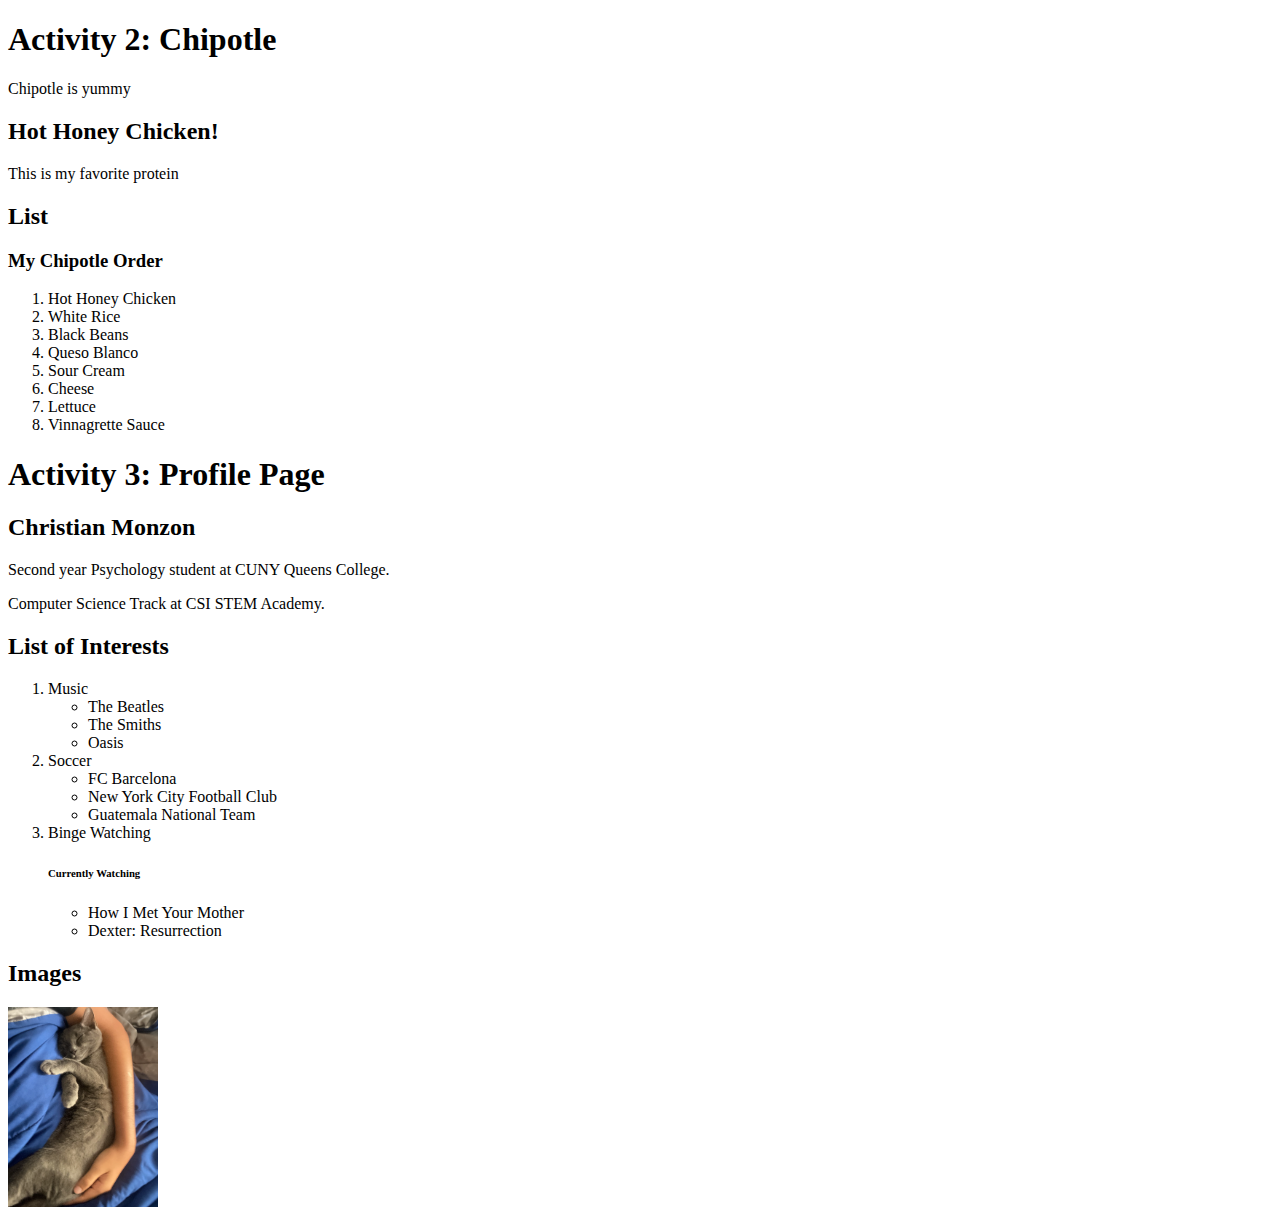
<file: Week-2/Session-1/Activities/index.html>
<!DOCTYPE html>
<html lang="en">
<head>
    <meta charset="UTF-8">
    <meta name="viewport" content="width=device-width, initial-scale=1.0">
    <title>Activity 2 & 3 </title>
</head>
<body>

    <h1>Activity 2: Chipotle </h1>
    <!-- This is the main subject of my website-->
    <p> Chipotle is yummy </p>
    <!-- This is a description of the main subject of my website-->
    <h2> Hot Honey Chicken!</h2>
    <p> This is my favorite protein </p>

  <h2>List</h2>
  <h3>My Chipotle Order</h3>
  <ol>
    <li>Hot Honey Chicken</li>
    <li>White Rice</li>
    <li>Black Beans</li>
    <li>Queso Blanco</li>
    <li>Sour Cream</li>
    <li>Cheese</li> 
    <li>Lettuce</li>
    <li>Vinnagrette Sauce</li>
   </ol>

<h1> Activity 3: Profile Page </h1>
    <h2> Christian Monzon </h2>
    <p> Second year Psychology student at CUNY Queens College. </p>
    <p> Computer Science Track at CSI STEM Academy. </p>
    <h2>List of Interests</h2>
    <ol>
        <li>Music</li>
        <ul>
            <li>The Beatles</li>
            <li>The Smiths</li>
            <li>Oasis</li>
        </ul>
        <li>Soccer</li>
        <ul>
            <li>FC Barcelona</li>
            <li>New York City Football Club</li>
            <li>Guatemala National Team</li>
        </ul>
        <li>Binge Watching</li>
        <h6>Currently Watching</h6>
        <ul>
            <li>How I Met Your Mother</li>
            <li>Dexter: Resurrection</li>
        </ul>
    </ol>

<h2>Images</h2>
<img src="miki.png" alt="Miki: my cat" width="150" height="200">

</body>
</html>
</file>
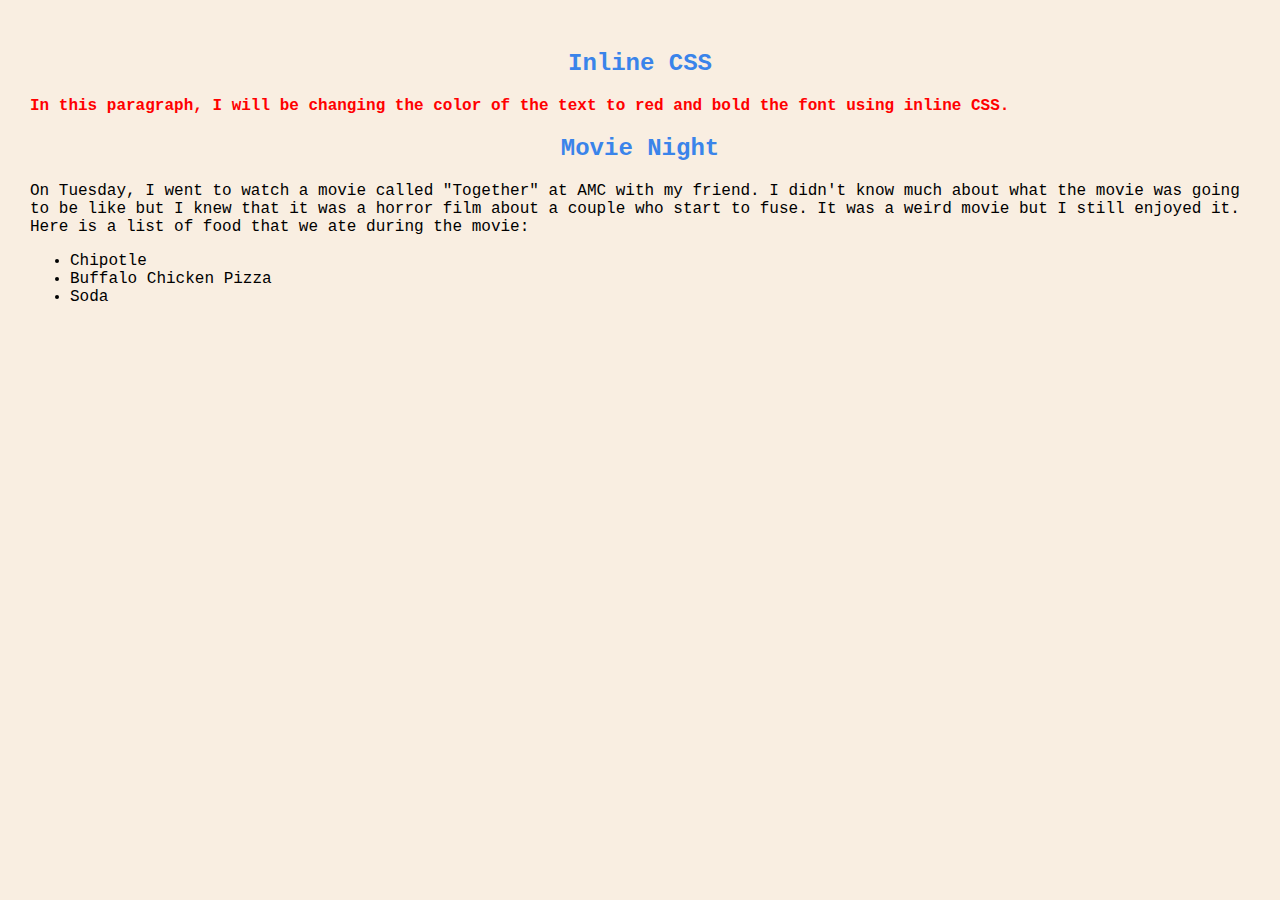
<file: Week-2/Session-1/Activities/css-methods.html>
<!DOCTYPE html>
<html lang="en">
<head>
    <meta charset="UTF-8">
    <meta name="viewport" content="width=device-width, initial-scale=1.0">
    <link rel="stylesheet" href="style.css">
    <title>Session 2 Activity 1</title>
</head>

<style>
    h2 {
        color: rgb(58, 132, 234);
        text-align: center;
    }
</style>

<body>

<h2>Inline CSS</h2>
<p style="color:red"><strong>In this paragraph, I will be changing the color of the text to red and bold the font using inline CSS.</strong></p>

<h2> Movie Night </h2>
<p> On Tuesday, I went to watch a movie called "Together" at AMC with my friend. I didn't know much about
     what the movie was going to be like but I knew that it was a horror film about a couple who start to 
     fuse. It was a weird movie but I still enjoyed it. Here is a list of food that we ate during the movie:</p>
     <ul>
        <li>Chipotle</li>
        <li>Buffalo Chicken Pizza</li>
        <li>Soda</li>
     </ul>
<h2> </h2>
</body>
</html>
</file>
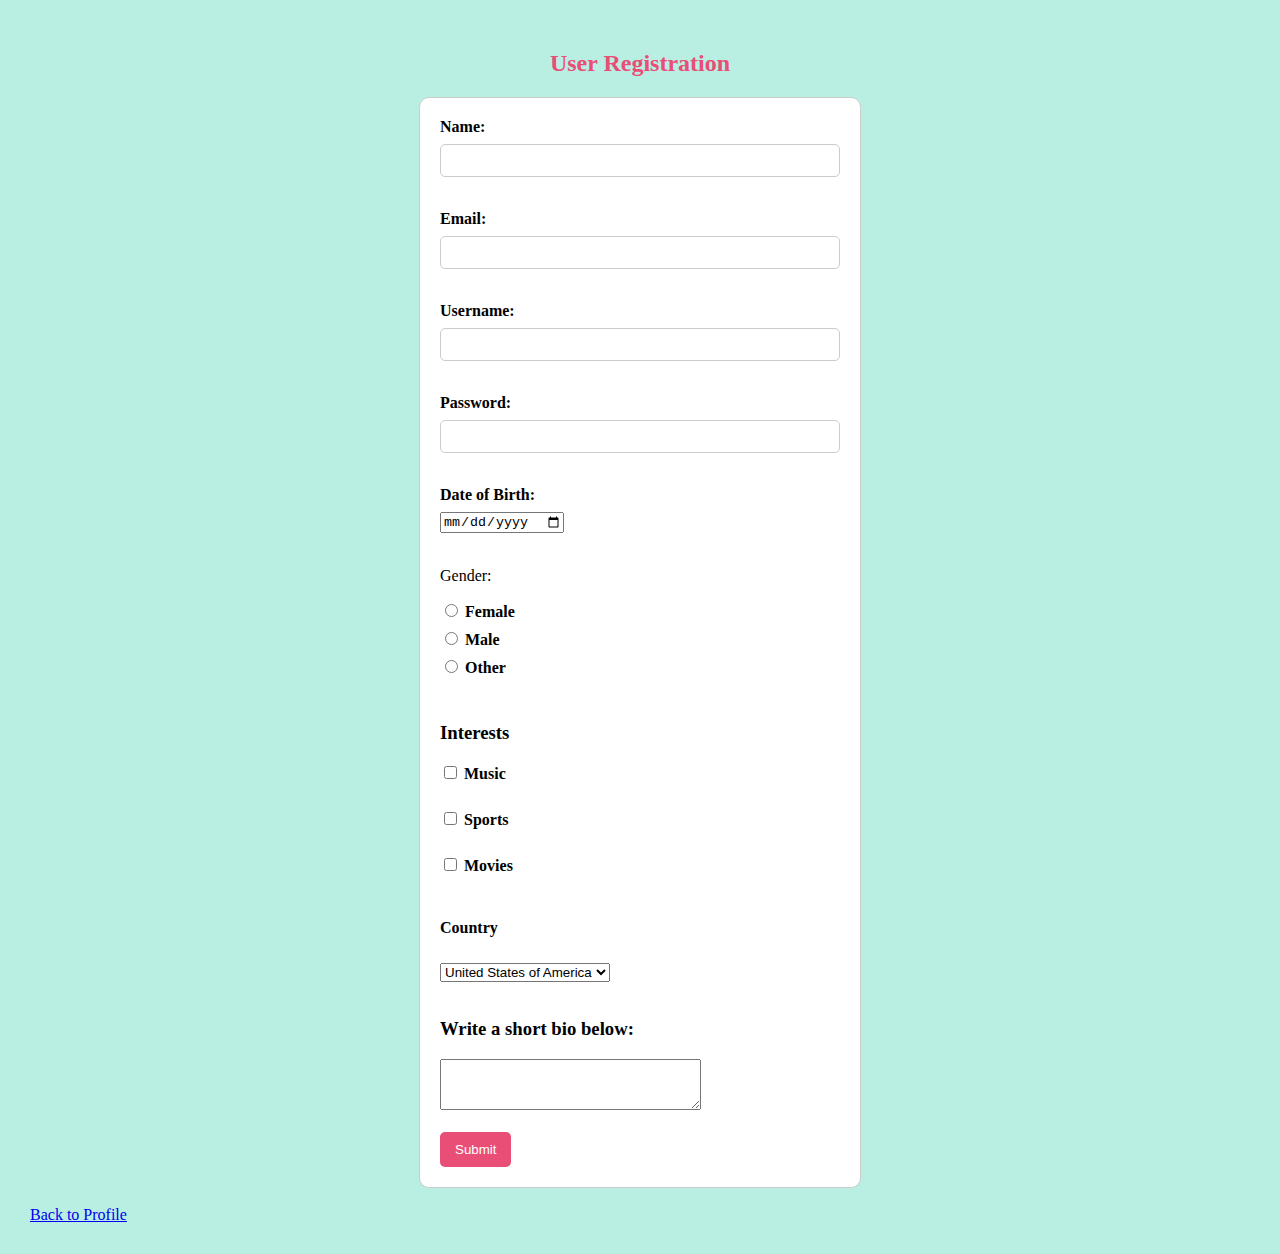
<file: Week-2/Session-1/Activities/register.html>
<!DOCTYPE html>
<html lang="en">
<head>
    <meta charset="UTF-8">
    <meta name="viewport" content="width=device-width, initial-scale=1.0">
    <title>Activity 2</title>
    <link rel="stylesheet" href="reg-style.css">
</head>
<body>
<h2>User Registration</h2>
<form action="/chris" method="post"> 
    <label for="name"> Name: </label>
    <input type="text" id="name" name="name">
    <br><br>
    <label for="email"> Email: </label>
    <input type="email" id="email" name="email">
    <br><br>
    <label for="username"> Username: </label>
    <input type="text" id="username" name="username">
    <br><br>
    <label for="password"> Password: </label>
    <input type="password" id="password" name="password">
    <br><br>
    <label for="date"> Date of Birth: </label>
    <input type="date">
    <br><br>
    
    <p>Gender: </p> <label><input type="radio" name="Female"> Female</label>
     <label><input type="radio" name="Male"> Male</label>
     <label><input type="radio" name="Male"> Other</label>
    <br>
    <h3>Interests</h3>
    <label><input type="checkbox" name="music"> Music</label> <br>
    <label><input type="checkbox" name="sports"> Sports</label> <br>
    <label><input type="checkbox" name="movies"> Movies</label> 
    <br><br>

    <label for="countries">Country</label> <br>
      <select id="countries" name="countries">
        <option value="usa">United States of America</option>
        <option value="guatemala">Guatemala</option>
        <option value="ecuador">Ecuador</option>
      </select><br><br>
<h3>Write a short bio below:</h3>
    <textarea id="bio" name="bio" rows="3" cols="30" maxlength="200"></textarea>
    <br><br>
    <button type="submit">Submit</button>

</form>
<br>
<a href="index.html">Back to Profile</a>


</body>
</html>
</file>
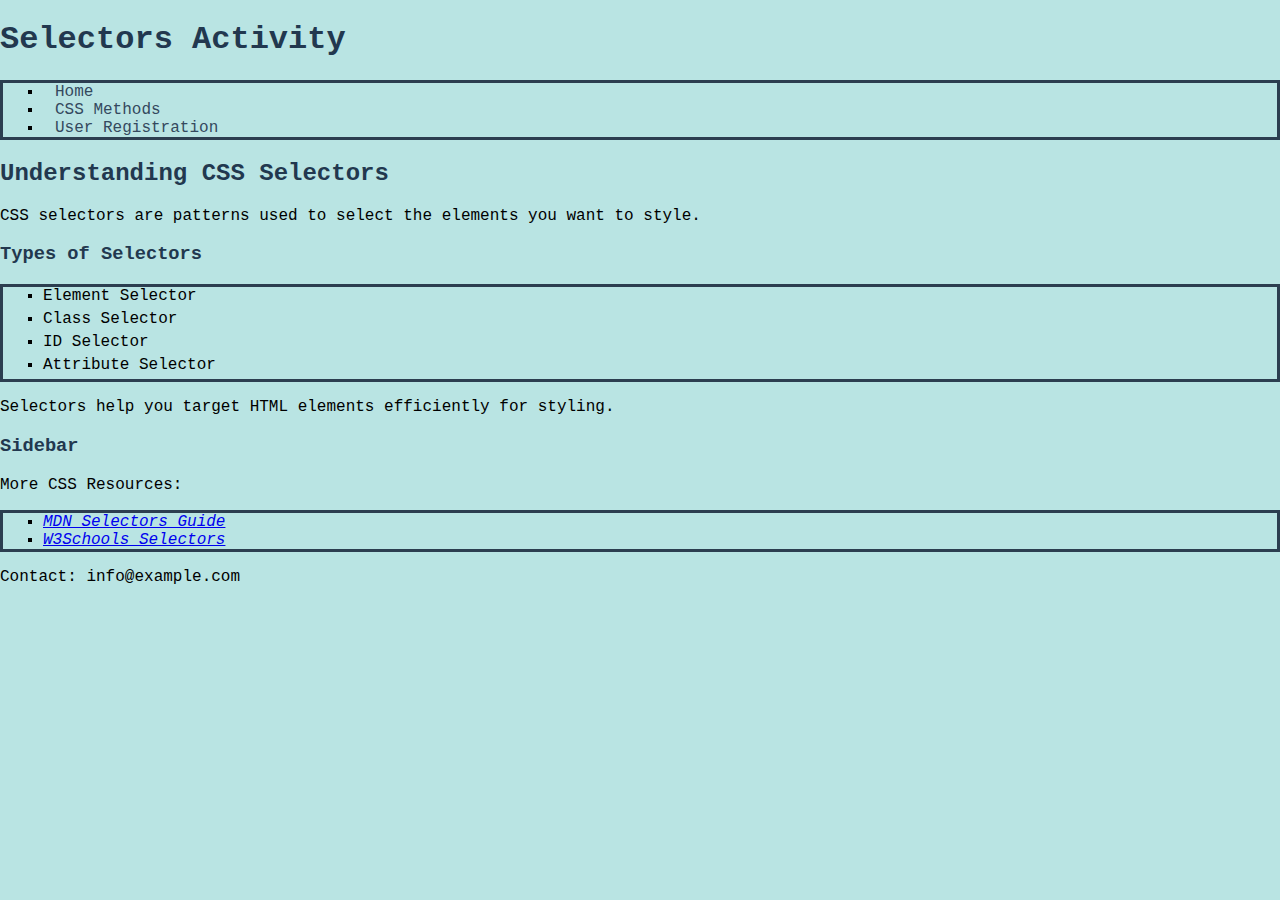
<file: Week-2/Session-1/Activities/selectors.html>
<!DOCTYPE html>
<html lang="en">
<head>
    <meta charset="UTF-8">
    <meta name="viewport" content="width=device-width, initial-scale=1.0">
    <link rel="stylesheet" href="style1.css">
    <title>Session 2 Activity 2</title>
</head>
<body>
    <header>
        <h1>Selectors Activity</h1>
        <nav>
            <ul>
                <li><a href="index.html">Home</a></li>
                <li><a href="css-methods.html">CSS Methods</a></li>
                <li><a href="register.html">User Registration</a></li>
            </ul>
        </nav>
    </header>
    <main>
        <article>
            <h2>Understanding CSS Selectors</h2>
            <p>CSS selectors are patterns used to select the elements you want to style.</p>
            <h3>Types of Selectors</h3>
            <ul>
                <li>Element Selector</li>
                <li>Class Selector</li>
                <li>ID Selector</li>
                <li>Attribute Selector</li>
            </ul>
            <p>Selectors help you target HTML elements efficiently for styling.</p>
        </article>
        <aside>
            <h3>Sidebar</h3>
            <p>More CSS Resources:</p>
            <ul>
                <li><a href="https://developer.mozilla.org/en-US/docs/Web/CSS/CSS_selectors">MDN Selectors Guide</a></li>
                <li><a href="https://www.w3schools.com/css/css_selectors.asp">W3Schools Selectors</a></li>
            </ul>
        </aside>
    </main>
    <footer>
        <p>Contact: info@example.com</p>
    </footer>
</body>
</html>
</file>
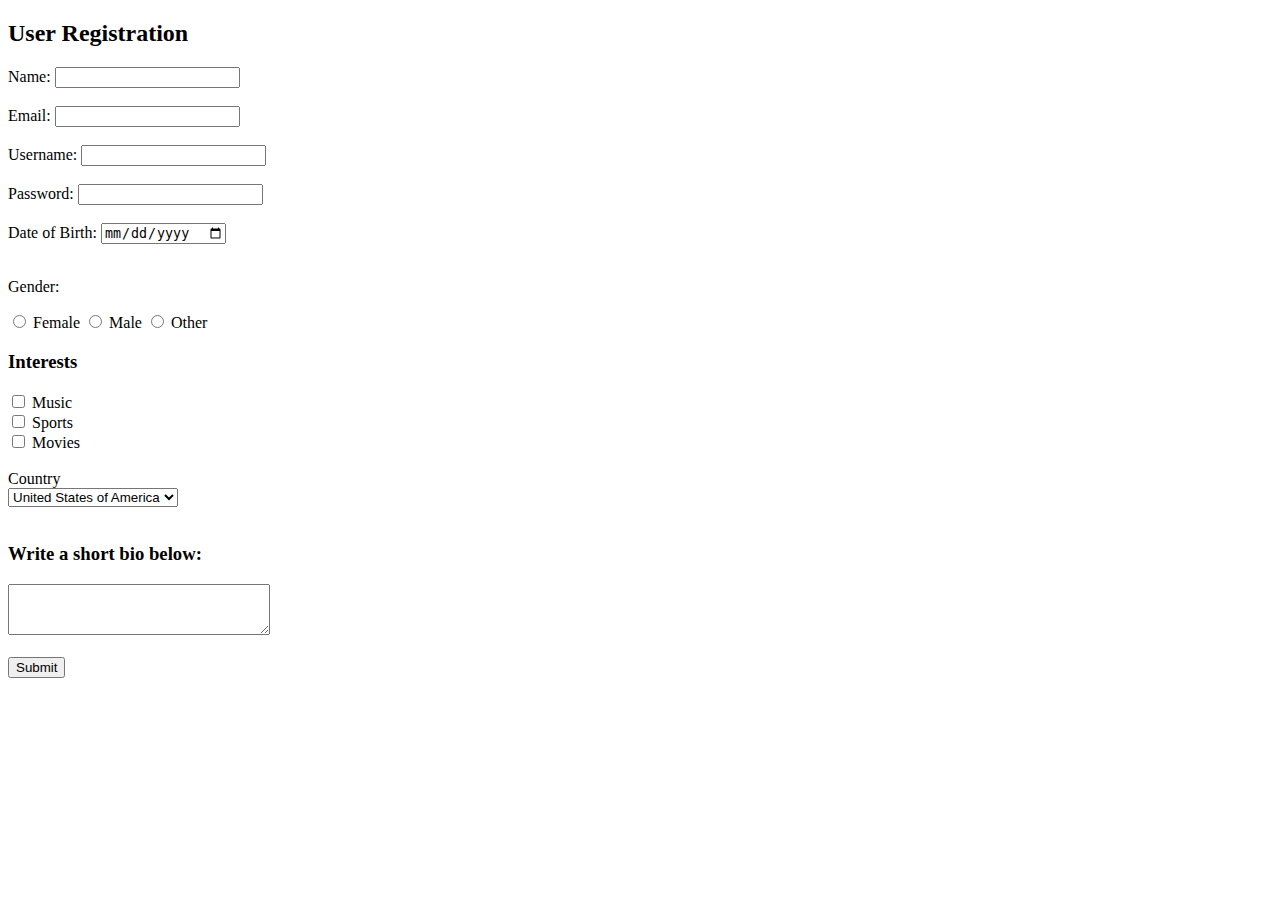
<file: Week-2/Session-2/Activities/register.html>
<!DOCTYPE html>
<html lang="en">
<head>
    <meta charset="UTF-8">
    <meta name="viewport" content="width=device-width, initial-scale=1.0">
    <title>Activity 2</title>
</head>
<body>
<h2>User Registration</h2>
<form action="/chris" method="post"> 
    <label for="name"> Name: </label>
    <input type="text" id="name" name="name">
    <br><br>
    <label for="email"> Email: </label>
    <input type="email" id="email" name="email">
    <br><br>
    <label for="username"> Username: </label>
    <input type="text" id="username" name="username">
    <br><br>
    <label for="password"> Password: </label>
    <input type="password" id="password" name="password">
    <br><br>
    <label for="date"> Date of Birth: </label>
    <input type="date">
    <br><br>
    
    <p>Gender: </p> <label><input type="radio" name="Female"> Female</label>
     <label><input type="radio" name="Male"> Male</label>
     <label><input type="radio" name="Male"> Other</label>
    <br>
    <h3>Interests</h3>
    <label><input type="checkbox" name="music"> Music</label> <br>
    <label><input type="checkbox" name="sports"> Sports</label> <br>
    <label><input type="checkbox" name="movies"> Movies</label> 
    <br><br>

    <label for="countries">Country</label> <br>
      <select id="countries" name="countries">
        <option value="usa">United States of America</option>
        <option value="guatemala">Guatemala</option>
        <option value="ecuador">Ecuador</option>
      </select><br><br>
<h3>Write a short bio below:</h3>
    <textarea id="bio" name="bio" rows="3" cols="30" maxlength="200"></textarea>
    <br><br>
    <button type="submit">Submit</button>

</form>

</body>
</html>
</file>
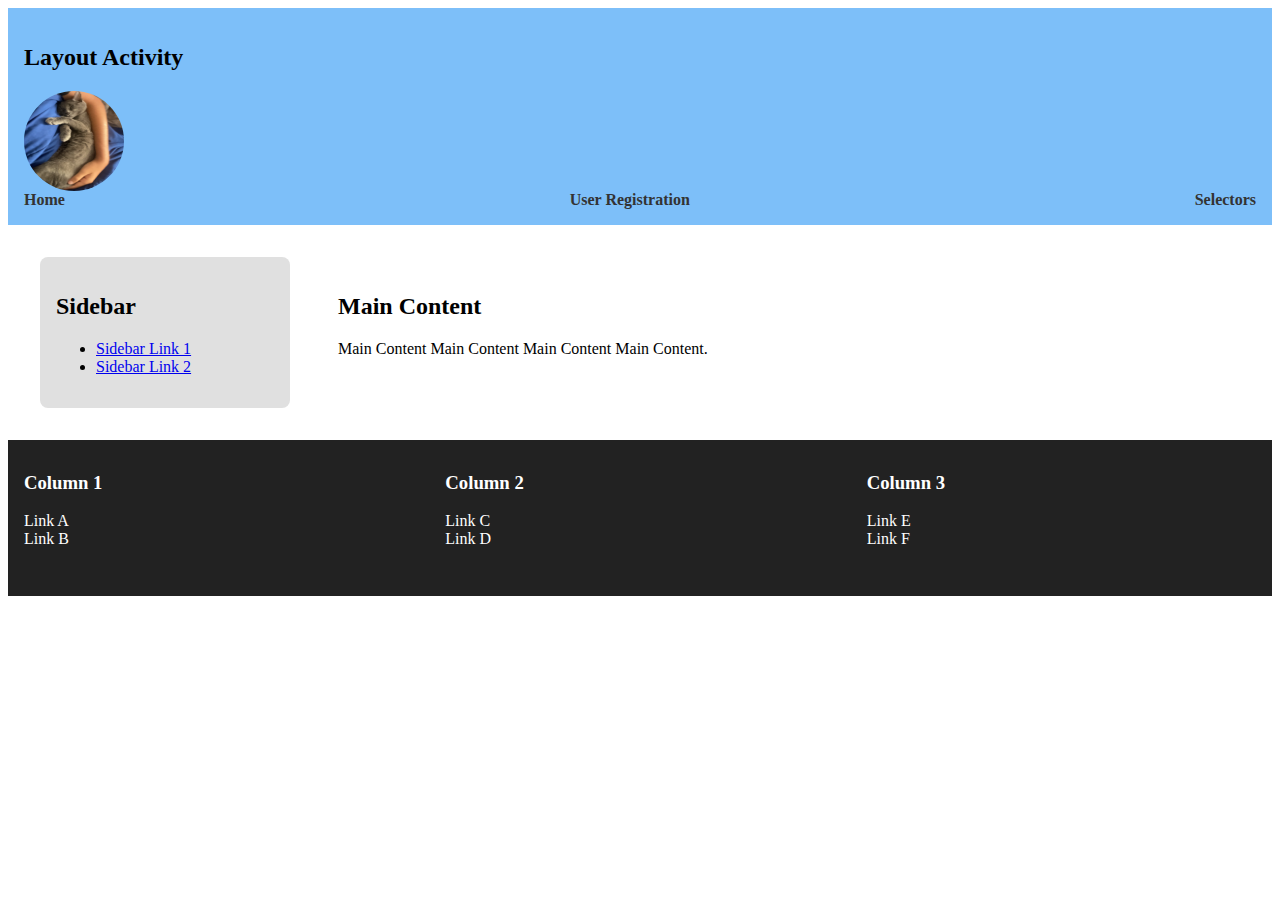
<file: Week-2/Session-4/Activities/layouts.html>
<!DOCTYPE html>
<html lang="en">
<head>
    <meta charset="UTF-8">
    <meta name="viewport" content="width=device-width, initial-scale=1.0">
    <title>Document</title>
    <link rel="stylesheet" href="layout.css">
</head>
<body>
    <header>
        <h2> Layout Activity </h2>

            <nav class="navbar">
            <div class="logo">
            <img src="miki.png" alt="Logo" width="80" height="60">
            </div>
                <ul>
                    <li> 
                        <a href="index.html">Home</a>
                    </li>
                    <li>
                        <a href="register.html">User Registration</a>
                    </li>
                    <li>
                        <a href="selectors.html">Selectors</a>
                    </li>
                 </ul>
            </nav>
        
    </header>
    
    <main class="main-grid">
        <aside class="sidebar">
            <h2>Sidebar</h2>
            <ul>
                <li><a href="#">Sidebar Link 1</a></li>
                <li><a href="#">Sidebar Link 2</a></li>
            </ul>

        </aside>

        <section class="content">

            <h2>Main Content</h2>
            <p>Main Content Main Content Main Content Main Content.</p>

        </section>

    </main>


    <footer>
        <div class="footer-columns">

            <div>
                <h3>Column 1</h3>
                <ul>
                    <li><a href="#">Link A</a></li>
                    <li><a href="#">Link B</a></li>
                </ul>
            </div>

            <div>
                <h3>Column 2</h3>
                <ul>
                    <li><a href="#">Link C</a></li>
                    <li><a href="#">Link D</a></li>
                </ul>
            </div>

            <div>
                <h3>Column 3</h3>
                <ul>
                    <li><a href="#">Link E</a></li>
                    <li><a href="#">Link F</a></li>
                </ul>
            </div>

        </div>

    </footer>

</body>
</html>
</file>
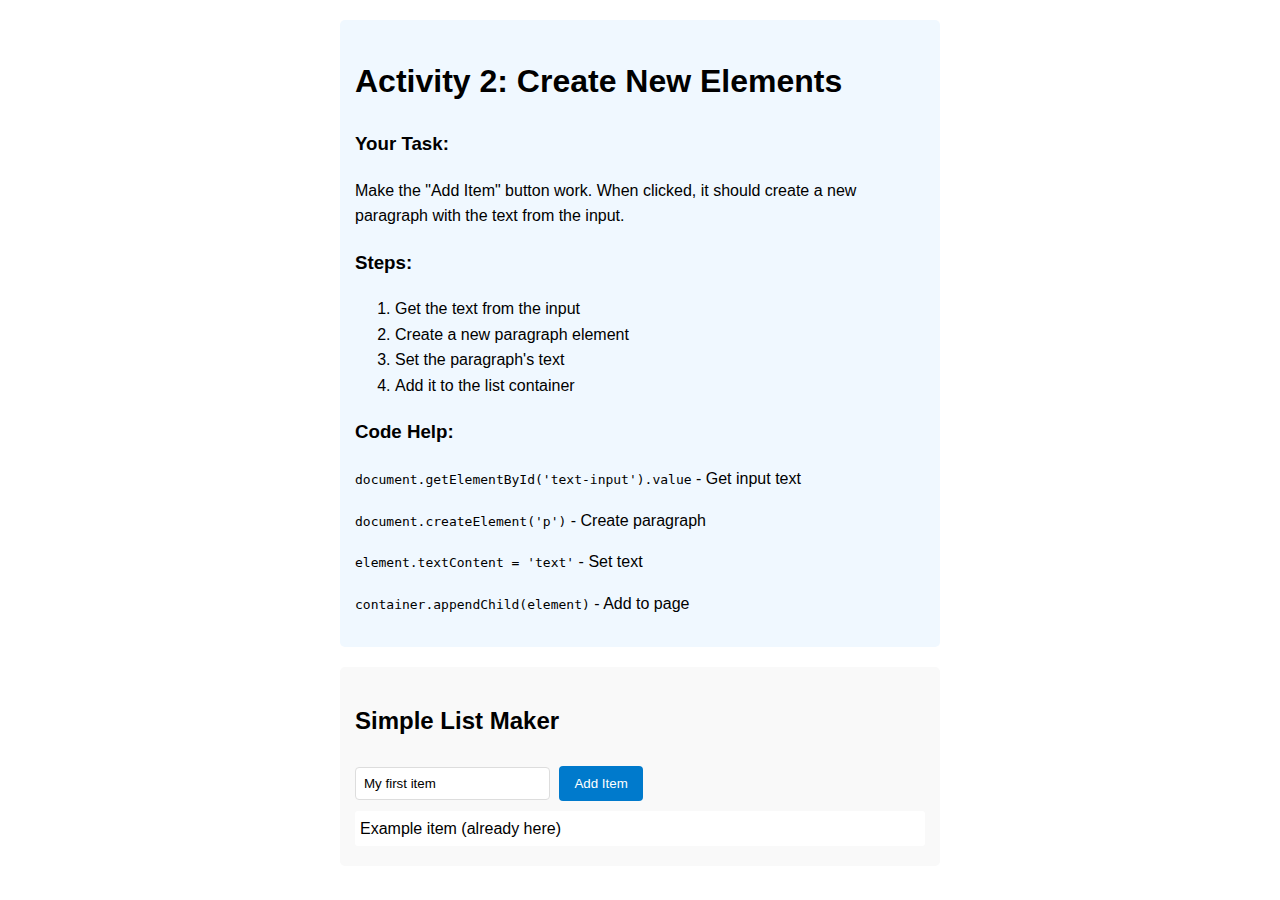
<file: Week-3/Session-1/Activities/Activity-2.html>
<!DOCTYPE html>
<html lang="en">
<head>
    <meta charset="UTF-8">
    <meta name="viewport" content="width=device-width, initial-scale=1.0">
    <title>Create Elements Practice</title>
    <style>
        body {
            font-family: Arial, sans-serif;
            max-width: 600px;
            margin: 0 auto;
            padding: 20px;
            line-height: 1.6;
        }
        .instructions {
            background: #f0f8ff;
            padding: 15px;
            border-radius: 5px;
            margin-bottom: 20px;
        }
        .app-area {
            background: #f9f9f9;
            padding: 15px;
            border-radius: 5px;
        }
        button {
            background: #007acc;
            color: white;
            border: none;
            padding: 10px 15px;
            border-radius: 4px;
            cursor: pointer;
            margin: 5px;
        }
        input {
            padding: 8px;
            border: 1px solid #ddd;
            border-radius: 4px;
        }
        .item {
            padding: 5px;
            margin: 5px 0;
            background: white;
            border-radius: 3px;
        }
    </style>
</head>
<body>
    <div class="instructions">
        <h1>Activity 2: Create New Elements</h1>
        
        <h3>Your Task:</h3>
        <p>Make the "Add Item" button work. When clicked, it should create a new paragraph with the text from the input.</p>
        
        <h3>Steps:</h3>
        <ol>
            <li>Get the text from the input</li>
            <li>Create a new paragraph element</li>
            <li>Set the paragraph's text</li>
            <li>Add it to the list container</li>
        </ol>
        
        <h3>Code Help:</h3>
        <p><code>document.getElementById('text-input').value</code> - Get input text</p>
        <p><code>document.createElement('p')</code> - Create paragraph</p>
        <p><code>element.textContent = 'text'</code> - Set text</p>
        <p><code>container.appendChild(element)</code> - Add to page</p>
    </div>

    <div class="app-area">
        <h2>Simple List Maker</h2>
        
        <input type="text" id="text-input" placeholder="Type something..." value="My first item">
        <button id="add-btn">Add Item</button>
        
        <div id="list-container">
            <p class="item">Example item (already here)</p>
        </div>
    </div>

    <script>
        const addBtn = document.getElementById('add-btn');
        const textInput = document.getElementById('text-input');
        const listContainer = document.getElementById('list-container');

        addBtn.addEventListener('click', function() {
            // TODO: Your code here
            // 1. Get the text from textInput.value
            const inputText = document.getElementById('text-input').value
            console.log(inputText)
            // 2. Create a new paragraph element
            const p = document.createElement('p');
            p.textContent = inputText;
            console.log(p);
        
            const input = document.getElementById('text-input')
            console.log(input)

            const parent = input.parentElement
            console.log(parent)
            parent.appendChild(p)

            // 3. Set the paragraph's textContent to the input text
            // 4. Add class "item" to the paragraph
            // 5. Add the paragraph to listContainer
            
        });
    </script>
</body>
</html>
</file>
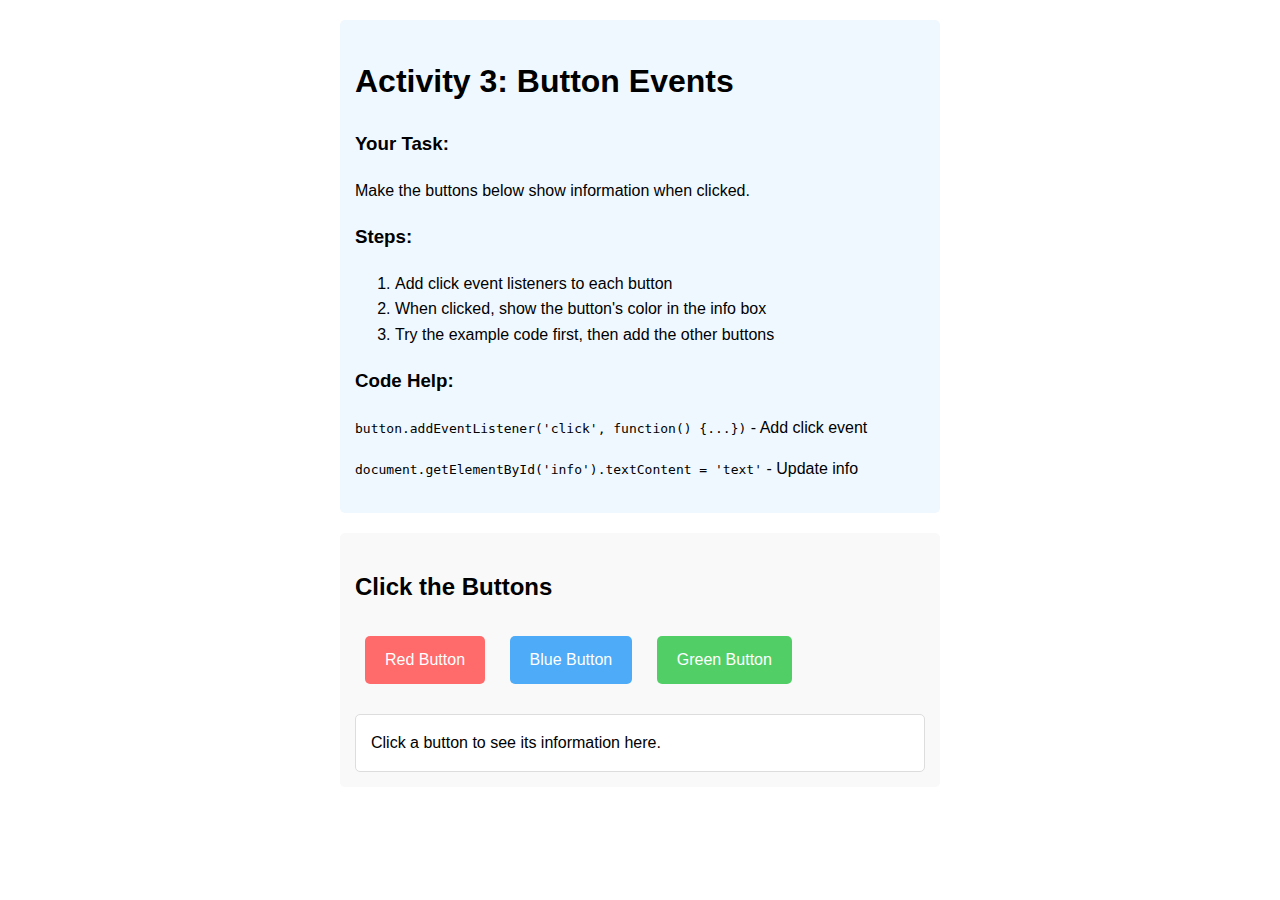
<file: Week-3/Session-1/Activities/Activity-3.html>
<!DOCTYPE html>
<html lang="en">
<head>
    <meta charset="UTF-8">
    <meta name="viewport" content="width=device-width, initial-scale=1.0">
    <title>Event Practice</title>
    <style>
        body {
            font-family: Arial, sans-serif;
            max-width: 600px;
            margin: 0 auto;
            padding: 20px;
            line-height: 1.6;
        }
        .instructions {
            background: #f0f8ff;
            padding: 15px;
            border-radius: 5px;
            margin-bottom: 20px;
        }
        .practice-area {
            background: #f9f9f9;
            padding: 15px;
            border-radius: 5px;
        }
        .color-button {
            padding: 15px 20px;
            margin: 10px;
            border: none;
            border-radius: 5px;
            cursor: pointer;
            font-size: 16px;
            color: white;
        }
        .red { background-color: #ff6b6b; }
        .blue { background-color: #4dabf7; }
        .green { background-color: #51cf66; }
        .info-box {
            margin-top: 20px;
            padding: 15px;
            background: white;
            border-radius: 5px;
            border: 1px solid #ddd;
        }
    </style>
</head>
<body>
    <div class="instructions">
        <h1>Activity 3: Button Events</h1>
        
        <h3>Your Task:</h3>
        <p>Make the buttons below show information when clicked.</p>
        
        <h3>Steps:</h3>
        <ol>
            <li>Add click event listeners to each button</li>
            <li>When clicked, show the button's color in the info box</li>
            <li>Try the example code first, then add the other buttons</li>
        </ol>
        
        <h3>Code Help:</h3>
        <p><code>button.addEventListener('click', function() {...})</code> - Add click event</p>
        <p><code>document.getElementById('info').textContent = 'text'</code> - Update info</p>
    </div>

    <div class="practice-area">
        <h2>Click the Buttons</h2>
        
        <button id="red-btn" class="color-button red">Red Button</button>
        <button id="blue-btn" class="color-button blue">Blue Button</button>
        <button id="green-btn" class="color-button green">Green Button</button>
        
        <div class="info-box" id="info">
            Click a button to see its information here.
        </div>
    </div>

    <script>
        // Get references to elements
        const redBtn = document.getElementById('red-btn');
        const blueBtn = document.getElementById('blue-btn');
        const greenBtn = document.getElementById('green-btn');
        const infoBox = document.getElementById('info');

        // Example: Red button click event
        redBtn.addEventListener('click', function() {
            infoBox.textContent = 'You clicked the RED button!';
        });

        // TODO: Add click event for blue button
        blueBtn.addEventListener('click', function() {
            infoBox.textContent = 'You clicked the BLUE button!';
        });
        // When clicked, show "You clicked the BLUE button!"
        

        // TODO: Add click event for green button  
        greenBtn.addEventListener('click', function() {
            infoBox.textContent = "You clicked the GREEN button!";
        });
        // When clicked, show "You clicked the GREEN button!"
        

    </script>
</body>
</html>
</file>
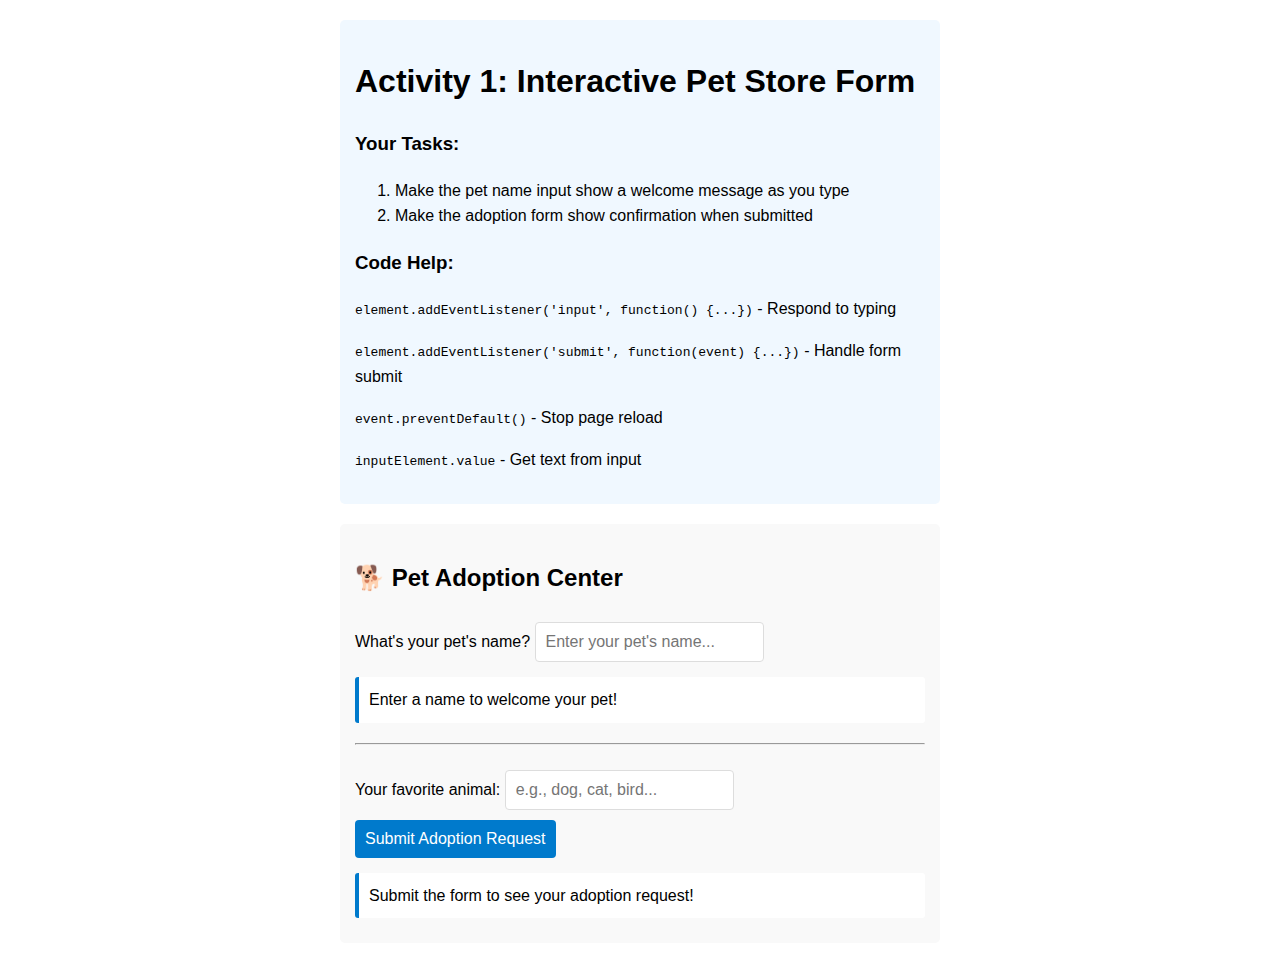
<file: Week-3/Session-2/Activities/Activity-1.html>
<!DOCTYPE html>
<html lang="en">
<head>
    <meta charset="UTF-8">
    <meta name="viewport" content="width=device-width, initial-scale=1.0">
    <title>Interactive Forms Practice</title>
    <style>
        body {
            font-family: Arial, sans-serif;
            max-width: 600px;
            margin: 0 auto;
            padding: 20px;
            line-height: 1.6;
        }
        .instructions {
            background: #f0f8ff;
            padding: 15px;
            border-radius: 5px;
            margin-bottom: 20px;
        }
        .practice-area {
            background: #f9f9f9;
            padding: 15px;
            border-radius: 5px;
        }
        input, button {
            padding: 10px;
            margin: 5px 0;
            border: 1px solid #ddd;
            border-radius: 4px;
            font-size: 16px;
        }
        button {
            background: #007acc;
            color: white;
            border: none;
            cursor: pointer;
        }
        .output {
            padding: 10px;
            margin: 10px 0;
            background: white;
            border-radius: 3px;
            border-left: 4px solid #007acc;
        }
    </style>
</head>
<body>
    <div class="instructions">
        <h1>Activity 1: Interactive Pet Store Form</h1>
        
        <h3>Your Tasks:</h3>
        <ol>
            <li>Make the pet name input show a welcome message as you type</li>
            <li>Make the adoption form show confirmation when submitted</li>
        </ol>
        
        <h3>Code Help:</h3>
        <p><code>element.addEventListener('input', function() {...})</code> - Respond to typing</p>
        <p><code>element.addEventListener('submit', function(event) {...})</code> - Handle form submit</p>
        <p><code>event.preventDefault()</code> - Stop page reload</p>
        <p><code>inputElement.value</code> - Get text from input</p>
    </div>

    <div class="practice-area">
        <h2>🐕 Pet Adoption Center</h2>
        
        <!-- Task 1: Real-time pet welcome -->
        <div>
            <label>What's your pet's name?</label>
            <input type="text" id="pet-name" placeholder="Enter your pet's name...">
            <div id="pet-welcome" class="output">Enter a name to welcome your pet!</div>
        </div>
        
        <hr style="margin: 20px 0;">
        
        <!-- Task 2: Adoption form -->
        <form id="adoption-form">
            <label>Your favorite animal:</label>
            <input type="text" id="animal-input" placeholder="e.g., dog, cat, bird...">
            <button type="submit">Submit Adoption Request</button>
        </form>
        <div id="adoption-result" class="output">Submit the form to see your adoption request!</div>
    </div>

    <script>

        // Task 1: Real-time pet welcome
        const petNameInput = document.getElementById('pet-name');
        const petWelcome = document.getElementById('pet-welcome');

        petNameInput.addEventListener('input', function() {
            const petName = petNameInput.value.trim();
            if (petName) {
                petWelcome.textContent = `Welcome ${petName}! 🐾`;
            } else {
                petWelcome.textContent = 'Enter a name to welcome your pet!';
            }
        });

        // Task 2: Adoption form handling
        const adoptionForm = document.getElementById('adoption-form');
        const adoptionResult = document.getElementById('adoption-result');

        adoptionForm.addEventListener('submit', function(event) {
            event.preventDefault(); // Prevent page reload
            const animal = document.getElementById('animal-input').value.trim();
            if (animal) {
                adoptionResult.textContent = `Thank you for wanting to adopt a ${animal}! ❤️`;
            } else {
                adoptionResult.textContent = 'Please enter your favorite animal before submitting.';
            }
        });
</script>
</body>
</html>
</file>
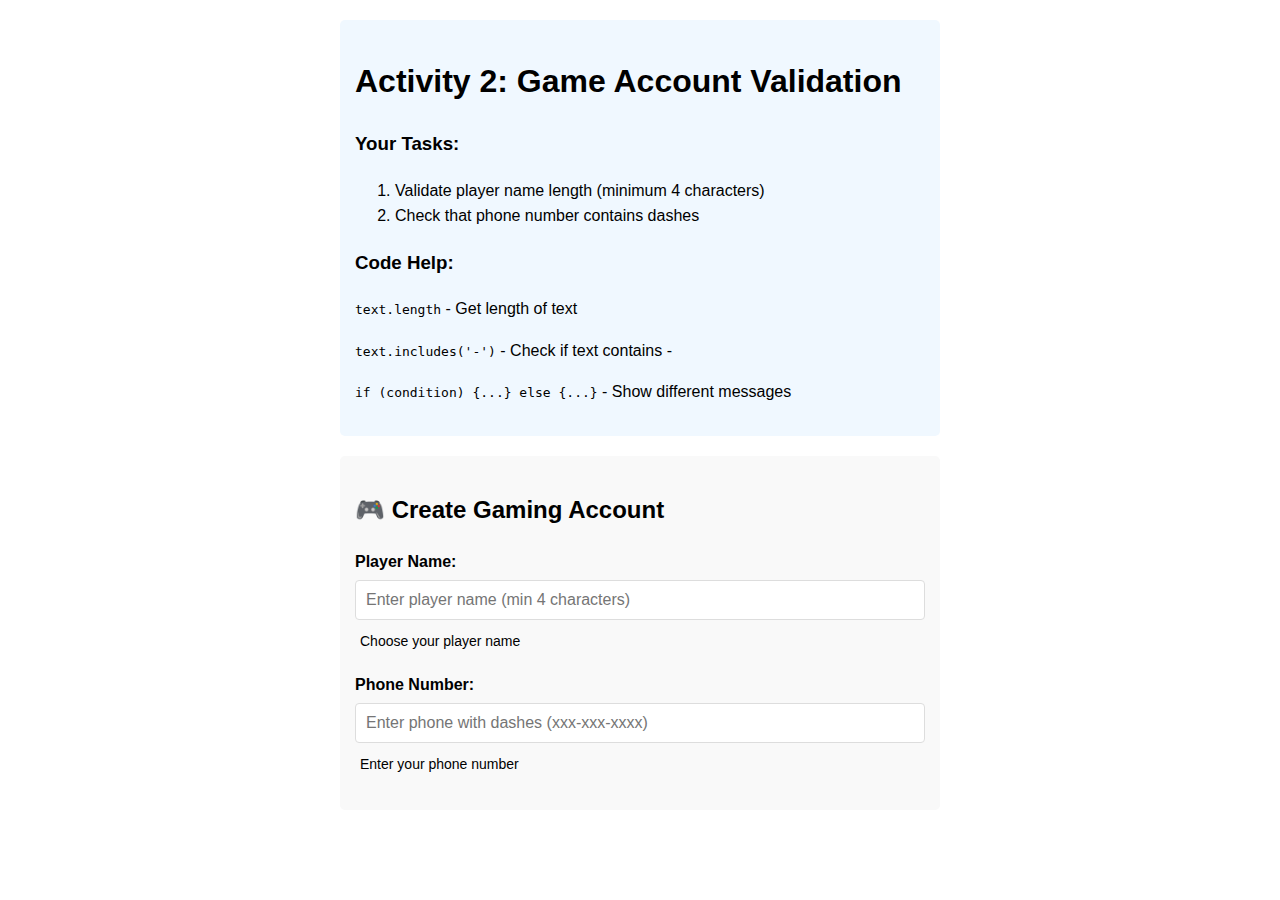
<file: Week-3/Session-2/Activities/Activity-2.html>
<!DOCTYPE html>
<html lang="en">

<head>
<meta charset="UTF-8">
<meta name="viewport" content="width=device-width, initial-scale=1.0">
<title>Form Validation Practice</title>
<style>
body {
font-family: Arial, sans-serif;
max-width: 600px;
margin: 0 auto;
padding: 20px;
line-height: 1.6;
}

.instructions {
background: #f0f8ff;
padding: 15px;
border-radius: 5px;
margin-bottom: 20px;
}

.practice-area {
background: #f9f9f9;
padding: 15px;
border-radius: 5px;
}

.form-group {
margin: 15px 0;
}

label {
display: block;
margin-bottom: 5px;
font-weight: bold;
}

input {
width: 100%;
padding: 10px;
border: 1px solid #ddd;
border-radius: 4px;
font-size: 16px;
box-sizing: border-box;
}

.message {
margin-top: 5px;
padding: 5px;
border-radius: 3px;
font-size: 14px;
}

.error {
background: #ffe6e6;
color: #cc0000;
}

.success {
background: #e6ffe6;
color: #008800;
}
</style>
</head>

<body>
<div class="instructions">
<h1>Activity 2: Game Account Validation</h1>

<h3>Your Tasks:</h3>
<ol>
<li>Validate player name length (minimum 4 characters)</li>
<li>Check that phone number contains dashes</li>
</ol>

<h3>Code Help:</h3>
<p><code>text.length</code> - Get length of text</p>
<p><code>text.includes('-')</code> - Check if text contains -</p>
<p><code>if (condition) {...} else {...}</code> - Show different messages</p>
</div>

<div class="practice-area">
<h2>🎮 Create Gaming Account</h2>

<div class="form-group">
<label for="player-name">Player Name:</label>
<input type="text" id="player-name" placeholder="Enter player name (min 4 characters)">
<div id="name-message" class="message">Choose your player name</div>
</div>

<div class="form-group">
<label for="phone">Phone Number:</label>
<input type="tel" id="phone" placeholder="Enter phone with dashes (xxx-xxx-xxxx)">
<div id="phone-message" class="message">Enter your phone number</div>
</div>
</div>

<script>
// Task 1: Player name validation
const playerNameInput = document.getElementById('player-name');
const nameMessage = document.getElementById('name-message');

playerNameInput.addEventListener('input', function () {
const playerName = playerNameInput.value;

// TODO: Check if player name is at least 4 characters long
// If too short: show error message and add 'error' class
// If good: show success message and add 'success' class

if (playerName.length < 4) {
// Your error code here
nameMessage.textContent = "Player name must be at least 4 characters long";
nameMessage.className = "message error";
} else {
// Your success code here
nameMessage.textContent = `Great choice! "${playerName}" is available`;
nameMessage.className = "message success";
}
});

// Task 2: Phone validation
const phoneInput = document.getElementById('phone');
const phoneMessage = document.getElementById('phone-message');

phoneInput.addEventListener('input', function () {
const phone = phoneInput.value;

// TODO: Check if phone contains dash (-) symbol
// If no dash: show error message and add 'error' class
// If has dash: show success message and add 'success' class

if (phone.includes('-')) {
// Your success code here
phoneMessage.textContent = "Phone format looks good! ✓";
phoneMessage.className = "message success";
} else {
// Your error code here
phoneMessage.textContent = "Please include dashes in your phone number (xxx-xxx-xxxx)";
phoneMessage.className = "message error";
}
});
</script>
</body>

</html>
</file>
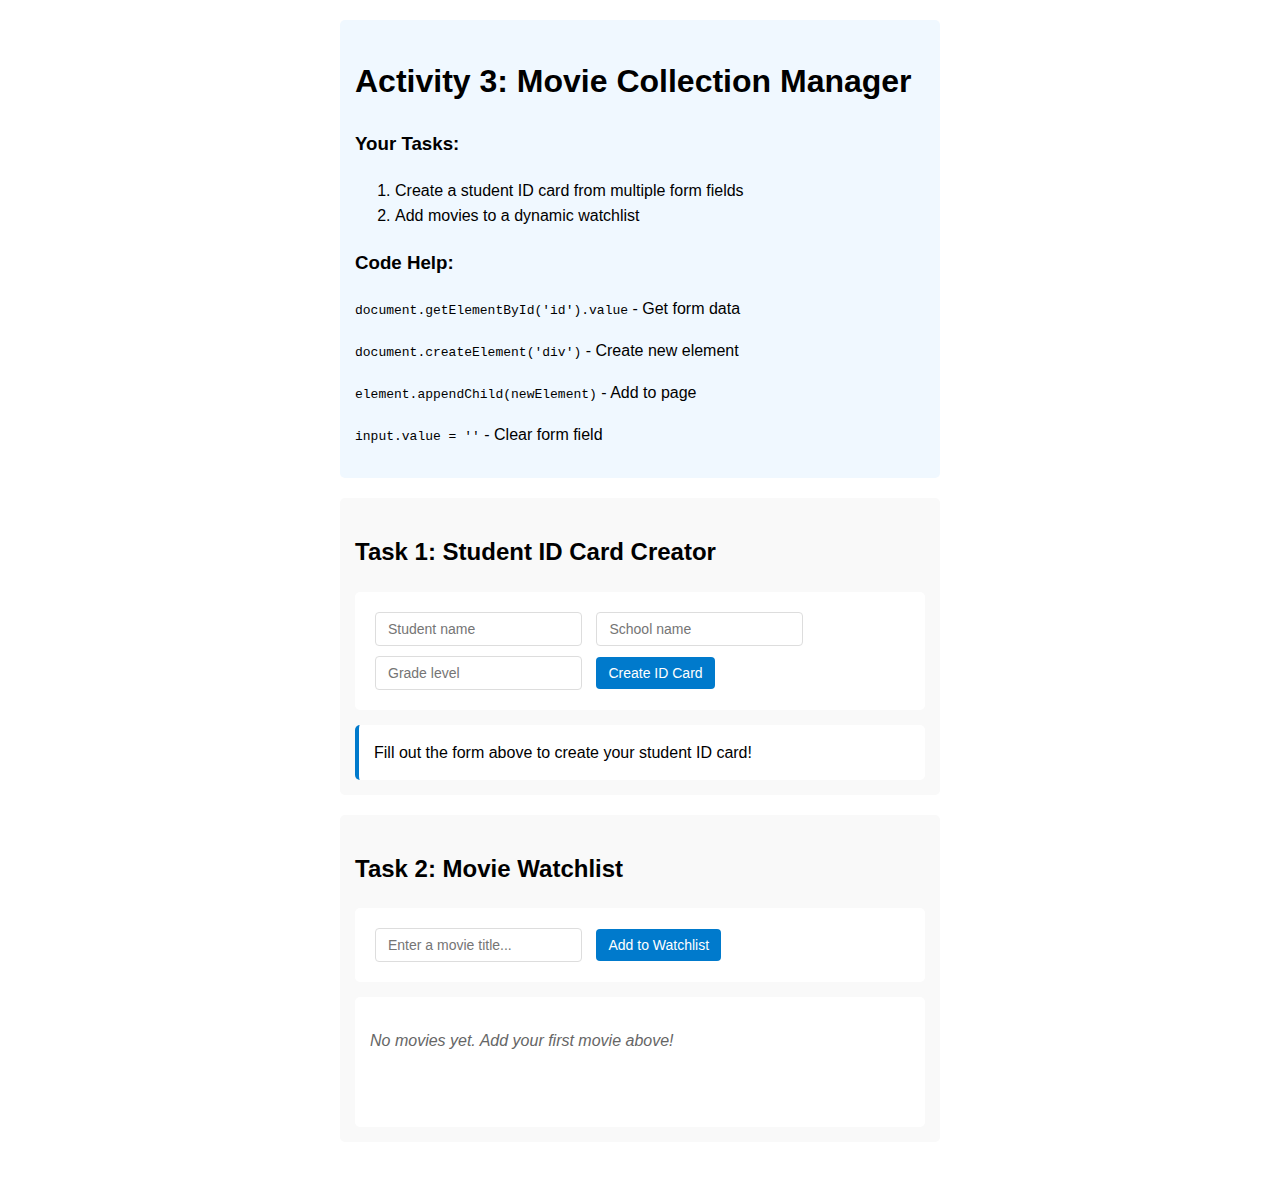
<file: Week-3/Session-2/Activities/Activity-3.html>
<!DOCTYPE html>
<html lang="en">
<head>
<meta charset="UTF-8">
<meta name="viewport" content="width=device-width, initial-scale=1.0">
<title>Dynamic Data Practice</title>
<style>
body {
font-family: Arial, sans-serif;
max-width: 600px;
margin: 0 auto;
padding: 20px;
line-height: 1.6;
}
.instructions {
background: #f0f8ff;
padding: 15px;
border-radius: 5px;
margin-bottom: 20px;
}
.practice-area {
background: #f9f9f9;
padding: 15px;
border-radius: 5px;
margin-bottom: 20px;
}
form {
background: white;
padding: 15px;
border-radius: 5px;
margin-bottom: 15px;
}
input, button {
padding: 8px 12px;
margin: 5px;
border: 1px solid #ddd;
border-radius: 4px;
font-size: 14px;
}
button {
background: #007acc;
color: white;
border: none;
cursor: pointer;
}
.result {
background: white;
padding: 15px;
border-radius: 5px;
border-left: 4px solid #007acc;
}
.movie-list {
background: white;
padding: 15px;
border-radius: 5px;
min-height: 100px;
}
.movie-item {
padding: 8px;
margin: 5px 0;
background: #e8f4f8;
border-radius: 3px;
border-left: 3px solid #007acc;
}
</style>
</head>
<body>
<div class="instructions">
<h1>Activity 3: Movie Collection Manager</h1>
<h3>Your Tasks:</h3>
<ol>
<li>Create a student ID card from multiple form fields</li>
<li>Add movies to a dynamic watchlist</li>
</ol>
<h3>Code Help:</h3>
<p><code>document.getElementById('id').value</code> - Get form data</p>
<p><code>document.createElement('div')</code> - Create new element</p>
<p><code>element.appendChild(newElement)</code> - Add to page</p>
<p><code>input.value = ''</code> - Clear form field</p>
</div>

<!-- Task 1: Student ID Creator -->
<div class="practice-area">
<h2>Task 1: Student ID Card Creator</h2>
<form id="student-form">
<input type="text" id="student-name" placeholder="Student name" required>
<input type="text" id="school" placeholder="School name" required>
<input type="text" id="grade" placeholder="Grade level" required>
<button type="submit">Create ID Card</button>
</form>
<div id="id-card" class="result">
Fill out the form above to create your student ID card!
</div>
</div>

<!-- Task 2: Movie Watchlist -->
<div class="practice-area">
<h2>Task 2: Movie Watchlist</h2>
<form id="movie-form">
<input type="text" id="movie-input" placeholder="Enter a movie title..." required>
<button type="submit">Add to Watchlist</button>
</form>
<div class="movie-list" id="movie-list">
<p style="color: #666; font-style: italic;">No movies yet. Add your first movie above!</p>
</div>
</div>

<script>
// Task 1: Student ID Creator
const studentForm = document.getElementById('student-form');
const idCard = document.getElementById('id-card');
studentForm.addEventListener('submit', function(event) {
event.preventDefault();
// TODO: Get values from all three form fields
const studentName = document.getElementById('student-name').value;
// Get school value
const school = document.getElementById('school').value;
// Get grade value
const grade = document.getElementById('grade').value;
// TODO: Create an ID card message using template literals
// Show: "Student: [name] | School: [school] | Grade: [grade]"
idCard.textContent = `Student: ${studentName} | School: ${school} | Grade: ${grade}`;
});

// Task 2: Movie Watchlist
const movieForm = document.getElementById('movie-form');
const movieInput = document.getElementById('movie-input');
const movieList = document.getElementById('movie-list');
movieForm.addEventListener('submit', function(event) {
event.preventDefault();
// TODO: Get the movie title from the input
const movieTitle = movieInput.value;
// TODO: Create a new div element for the movie
const newMovie = document.createElement('div');
newMovie.className = 'movie-item';
newMovie.textContent = '🎬 ' + movieTitle;
// TODO: Add the new movie to the movie list
// Use appendChild to add newMovie to movieList
movieList.appendChild(newMovie);
// TODO: Clear the input field
movieInput.value = '';
// Clear the placeholder message if this is the first movie
if (movieList.children.length === 1) {
movieList.innerHTML = '';
movieList.appendChild(newMovie);
}
});
</script>
</body>
</html>
</file>
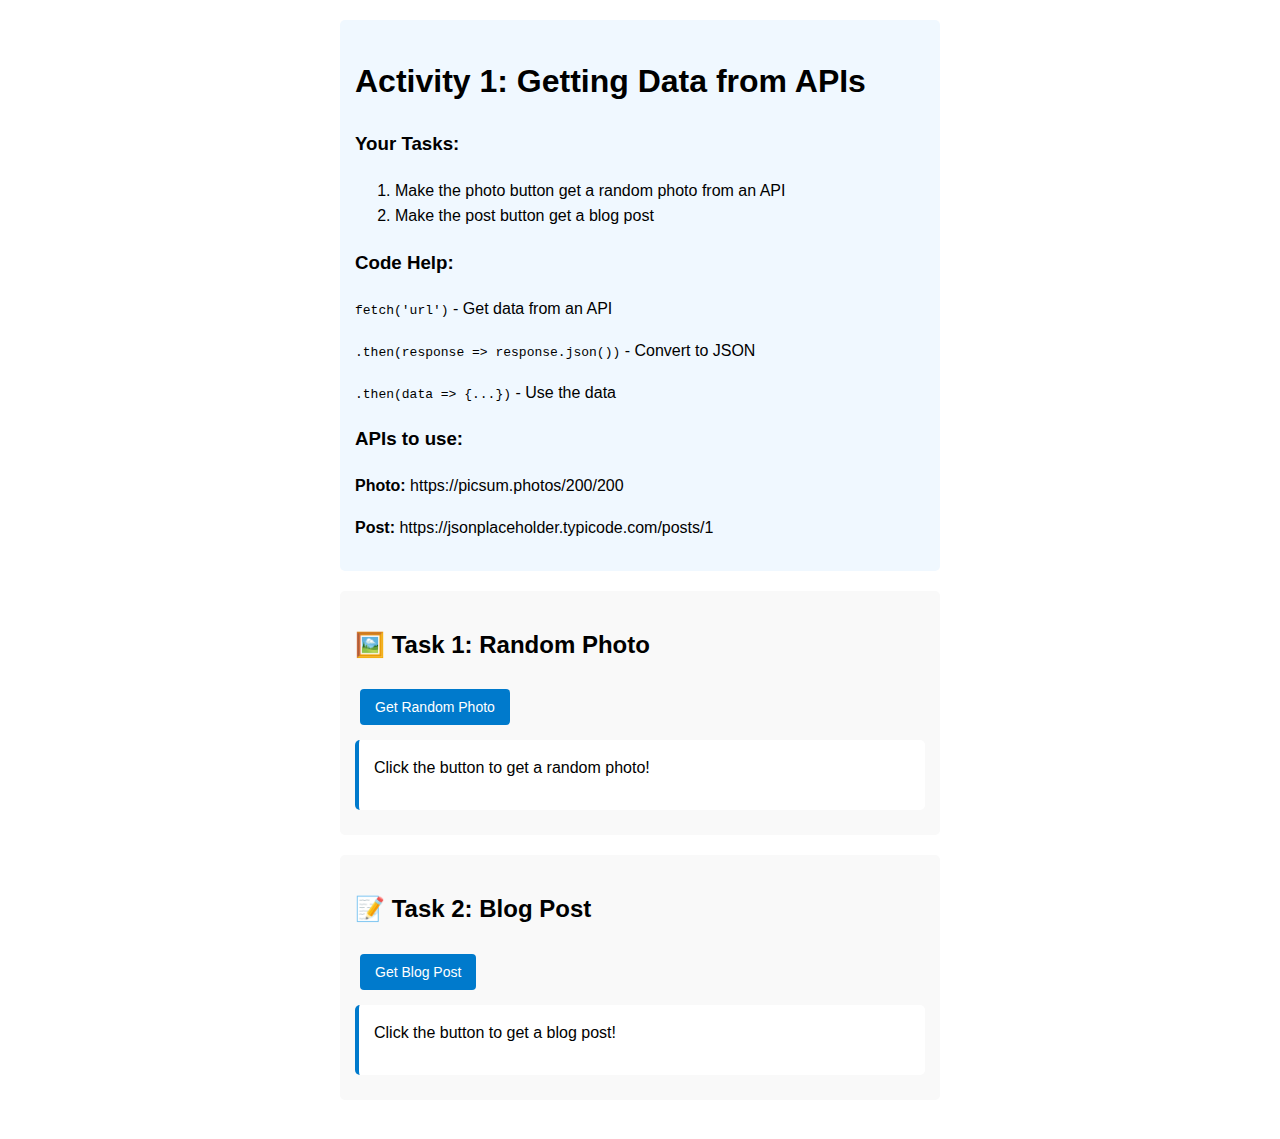
<file: Week-3/Session-3/Activities/Activity-1.html>
<!DOCTYPE html>
<html lang="en">
<head>
    <meta charset="UTF-8">
    <meta name="viewport" content="width=device-width, initial-scale=1.0">
    <title>Fetch Practice</title>
    <style>
        body {
            font-family: Arial, sans-serif;
            max-width: 600px;
            margin: 0 auto;
            padding: 20px;
            line-height: 1.6;
        }
        .instructions {
            background: #f0f8ff;
            padding: 15px;
            border-radius: 5px;
            margin-bottom: 20px;
        }
        .practice-area {
            background: #f9f9f9;
            padding: 15px;
            border-radius: 5px;
            margin-bottom: 20px;
        }
        button {
            background: #007acc;
            color: white;
            border: none;
            padding: 10px 15px;
            border-radius: 4px;
            cursor: pointer;
            margin: 5px;
            font-size: 14px;
        }
        button:hover {
            background: #005a99;
        }
        .output {
            padding: 15px;
            margin: 10px 0;
            background: white;
            border-radius: 5px;
            border-left: 4px solid #007acc;
            min-height: 40px;
        }
    </style>
</head>
<body>
    <div class="instructions">
        <h1>Activity 1: Getting Data from APIs</h1>
        
        <h3>Your Tasks:</h3>
        <ol>
            <li>Make the photo button get a random photo from an API</li>
            <li>Make the post button get a blog post</li>
        </ol>
        
        <h3>Code Help:</h3>
        <p><code>fetch('url')</code> - Get data from an API</p>
        <p><code>.then(response => response.json())</code> - Convert to JSON</p>
        <p><code>.then(data => {...})</code> - Use the data</p>
        
        <h3>APIs to use:</h3>
        <p><strong>Photo:</strong> https://picsum.photos/200/200</p>
        <p><strong>Post:</strong> https://jsonplaceholder.typicode.com/posts/1</p>
    </div>

    <!-- Task 1: Random Photo -->
    <div class="practice-area">
        <h2>🖼️ Task 1: Random Photo</h2>
        <button id="photo-btn">Get Random Photo</button>
        <div id="photo-display" class="output">
            Click the button to get a random photo!
        </div>
    </div>

    <!-- Task 2: Blog Post -->
    <div class="practice-area">
        <h2>📝 Task 2: Blog Post</h2>
        <button id="post-btn">Get Blog Post</button>
        <div id="post-display" class="output">
            Click the button to get a blog post!
        </div>
    </div>

    <script>
    // Task 1: Random Photo
    const photoBtn = document.getElementById('photo-btn');
    const photoDisplay = document.getElementById('photo-display');

    photoBtn.addEventListener('click', function () {
        fetch('https://picsum.photos/200/200')
            .then(response => {
                const img = document.createElement('img');
                img.src = response.url; // the API returns a redirect URL
                img.style.maxWidth = '100%';
                img.alt = 'Random Photo';
                photoDisplay.innerHTML = ''; // clear previous
                photoDisplay.appendChild(img);
            })
            .catch(error => {
                photoDisplay.textContent = '❌ Could not load photo.';
                console.error(error);
            });
    });

    // Task 2: Blog Post
    const postBtn = document.getElementById('post-btn');
    const postDisplay = document.getElementById('post-display');

    postBtn.addEventListener('click', function () {
        fetch('https://jsonplaceholder.typicode.com/posts/1')
            .then(response => response.json())
            .then(data => {
                postDisplay.innerHTML = `
                    <h4>${data.title}</h4>
                    <p>${data.body}</p>
                `;
            })
            .catch(error => {
                postDisplay.textContent = '❌ Could not load blog post.';
                console.error(error);
            });
    });
</script>

</body>
</html>
</file>
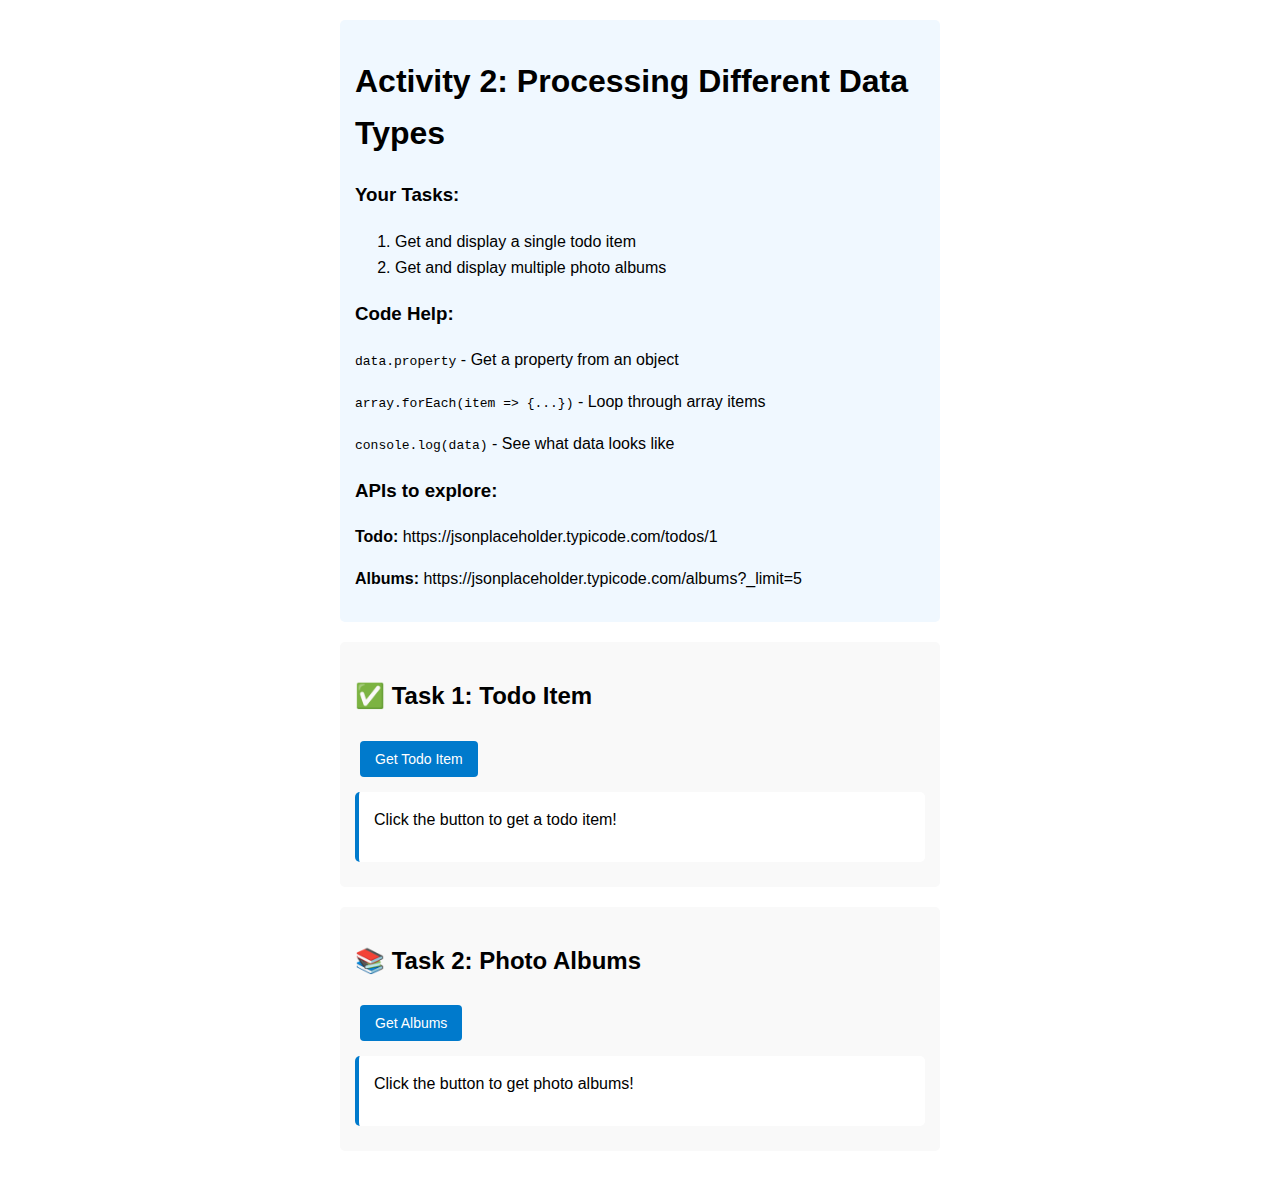
<file: Week-3/Session-3/Activities/Activity-2.html>
<!DOCTYPE html>
<html lang="en">
<head>
    <meta charset="UTF-8">
    <meta name="viewport" content="width=device-width, initial-scale=1.0">
    <title>JSON Processing Practice</title>
    <style>
        body {
            font-family: Arial, sans-serif;
            max-width: 600px;
            margin: 0 auto;
            padding: 20px;
            line-height: 1.6;
        }
        .instructions {
            background: #f0f8ff;
            padding: 15px;
            border-radius: 5px;
            margin-bottom: 20px;
        }
        .practice-area {
            background: #f9f9f9;
            padding: 15px;
            border-radius: 5px;
            margin-bottom: 20px;
        }
        button {
            background: #007acc;
            color: white;
            border: none;
            padding: 10px 15px;
            border-radius: 4px;
            cursor: pointer;
            margin: 5px;
            font-size: 14px;
        }
        button:hover {
            background: #005a99;
        }
        .output {
            padding: 15px;
            margin: 10px 0;
            background: white;
            border-radius: 5px;
            border-left: 4px solid #007acc;
            min-height: 40px;
        }
        .album-item {
            padding: 10px;
            margin: 8px 0;
            background: #e8f4f8;
            border-radius: 4px;
            border-left: 3px solid #007acc;
        }
    </style>
</head>
<body>
    <div class="instructions">
        <h1>Activity 2: Processing Different Data Types</h1>
        
        <h3>Your Tasks:</h3>
        <ol>
            <li>Get and display a single todo item</li>
            <li>Get and display multiple photo albums</li>
        </ol>
        
        <h3>Code Help:</h3>
        <p><code>data.property</code> - Get a property from an object</p>
        <p><code>array.forEach(item => {...})</code> - Loop through array items</p>
        <p><code>console.log(data)</code> - See what data looks like</p>
        
        <h3>APIs to explore:</h3>
        <p><strong>Todo:</strong> https://jsonplaceholder.typicode.com/todos/1</p>
        <p><strong>Albums:</strong> https://jsonplaceholder.typicode.com/albums?_limit=5</p>
    </div>

    <!-- Task 1: Single Todo Item -->
    <div class="practice-area">
        <h2>✅ Task 1: Todo Item</h2>
        <button id="todo-btn">Get Todo Item</button>
        <div id="todo-display" class="output">
            Click the button to get a todo item!
        </div>
    </div>

    <!-- Task 2: Multiple Albums -->
    <div class="practice-area">
        <h2>📚 Task 2: Photo Albums</h2>
        <button id="albums-btn">Get Albums</button>
        <div id="albums-display" class="output">
            Click the button to get photo albums!
        </div>
    </div>

    <script>
    // Task 1: Single Todo Item
    const todoBtn = document.getElementById('todo-btn');
    const todoDisplay = document.getElementById('todo-display');

    todoBtn.addEventListener('click', function () {
        fetch('https://jsonplaceholder.typicode.com/todos/1')
            .then(response => response.json())
            .then(data => {
                const status = data.completed ? '✅ Done' : '❌ Not Done';
                todoDisplay.innerHTML = `
                    <strong>Task:</strong> ${data.title} <br>
                    <strong>Status:</strong> ${status}
                `;
            })
            .catch(error => {
                todoDisplay.textContent = '❌ Could not load todo item.';
                console.error(error);
            });
    });

    // Task 2: Multiple Albums
    const albumsBtn = document.getElementById('albums-btn');
    const albumsDisplay = document.getElementById('albums-display');

    albumsBtn.addEventListener('click', function () {
        fetch('https://jsonplaceholder.typicode.com/albums?_limit=5')
            .then(response => response.json())
            .then(albums => {
                albumsDisplay.innerHTML = '<h3>Photo Albums:</h3>';
                albums.forEach(album => {
                    const albumDiv = document.createElement('div');
                    albumDiv.className = 'album-item';
                    albumDiv.textContent = album.title;
                    albumsDisplay.appendChild(albumDiv);
                });
            })
            .catch(error => {
                albumsDisplay.textContent = '❌ Could not load albums.';
                console.error(error);
            });
    });
</script>

</body>
</html>
</file>
<file: Week-2/Session-1/Activities/style.css>
body {
    font-family:'Courier New', Courier, monospace;
    background-color: #f9eee1;
    margin: 10px;
    padding: 20px;
}
</file>
<file: Week-2/Session-1/Activities/reg-style.css>
body {
    font-family: Copperplate, "Copperplate Gothic Light", fantasy;
    background-color: #b8efe2;
    margin: 10px;
    padding: 20px;
}
h2 {
    color: #e94e77;
    text-align: center;
}
form {
    max-width: 400px;
    margin: 0 auto;
    padding: 20px;
    border: 1px solid #ccc;
    border-radius: 10px;
    background-color: #fff;
}
label {
    display: block;
    margin-bottom: 8px;
    font-weight: bold;
}
input[type="text"], input[type="email"], input[type="password"] {
    width: 100%;
    padding: 8px;
    margin-bottom: 15px;
    border: 1px solid #ccc;
    border-radius: 5px;
    box-sizing: border-box;
}
button {
    background-color: #e94e77;
    color: white;
    border: none;
    padding: 10px 15px;
    cursor: pointer;
    border-radius: 5px;
}
button:hover {
    background-color: #d7375c;
}
</file>
<file: Week-2/Session-1/Activities/style1.css>
body {
    font-family: 'Courier New', Courier, monospace;
    background: #b9e4e3;
    margin: 0;
    padding: 0;
}
h1, h2, h3 {
    color: #22384f;
}
ul {
    list-style-type: square;
    border-style: solid;
    border-color: #2c3e50;
}

.sidebar-item {
    color: #b93a29;
    margin-bottom: 8px;
}

/* ID selectors */
#header {
    background: #34495e;
    color: #fff;
    padding: 20px;
    
}
#footer {
    background: #222;
    color: #fff;
    text-align: center;
    padding: 10px;
}

/* Combinator selectors */
nav ul li a {
    text-decoration: none;
    color: #34495e;
    padding: 6px 12px;
}
nav ul li a:hover {
    background: #d1eaff;
    border-radius: 4px;
}
main article ul li {
    margin-bottom: 5px;
}
aside ul li a {
    font-style: italic;
}

a:hover, a:focus {
    color: #e67e22;
}
button:hover {
    background: #27ae60;
    color: #fff;
    cursor: pointer;

}
</file>
<file: Week-2/Session-4/Activities/layout.css>
header {
    background: #7dbff9;
    padding: 1em;
}

header .logo {
    display: flex;
    align-items: center;
    gap: 2em;
    align-items: flex-start;
}

header nav {
    display: grid;
    grid-column: 2;
    grid-template-columns: 1f 2r;
    margin-top: 1em;
}
header nav ul {
    display: flex;
    align-items: center;
    justify-content: space-between;
    gap: 1em;
    list-style: none;
    padding: 0;
    margin: 0;
}

header nav a {
    text-decoration: none;
    color: #333;
    font-weight: bold;
}


.main-grid {
    display: grid;
    grid-template-columns: 250px 1fr;
    gap: 2em;
    padding: 2em;
}

.sidebar {

    background: #e0e0e0;
    padding: 1em;
    border-radius: 8px;
}

.content {

    background: #fff;
    padding: 1em;
    border-radius: 8px;

}


footer {
    background: #222;
    color: #fff;
    padding: 2em 1em;
}

.footer-columns {
    display: flex;
    justify-content: space-between;
    gap: 2em;
}

.footer-columns div {
    flex: 1;
}

.footer-columns h3 {
    margin-top: 0;
}

.footer-columns ul {
    list-style: none;
    padding: 0;
}

.footer-columns a {
    color: #fff;
    text-decoration: none;
}


@media (max-width: 800px) {

    .main-grid {
        grid-template-columns: 1fr;
    }

    .sidebar {
        margin-bottom: 1em;
    }

    .footer-columns {
        flex-direction: column;
        gap: 1em;
    }
}


img {
    width: 100px;
    height: 100px;
    border-radius: 75px;
}
</file>
